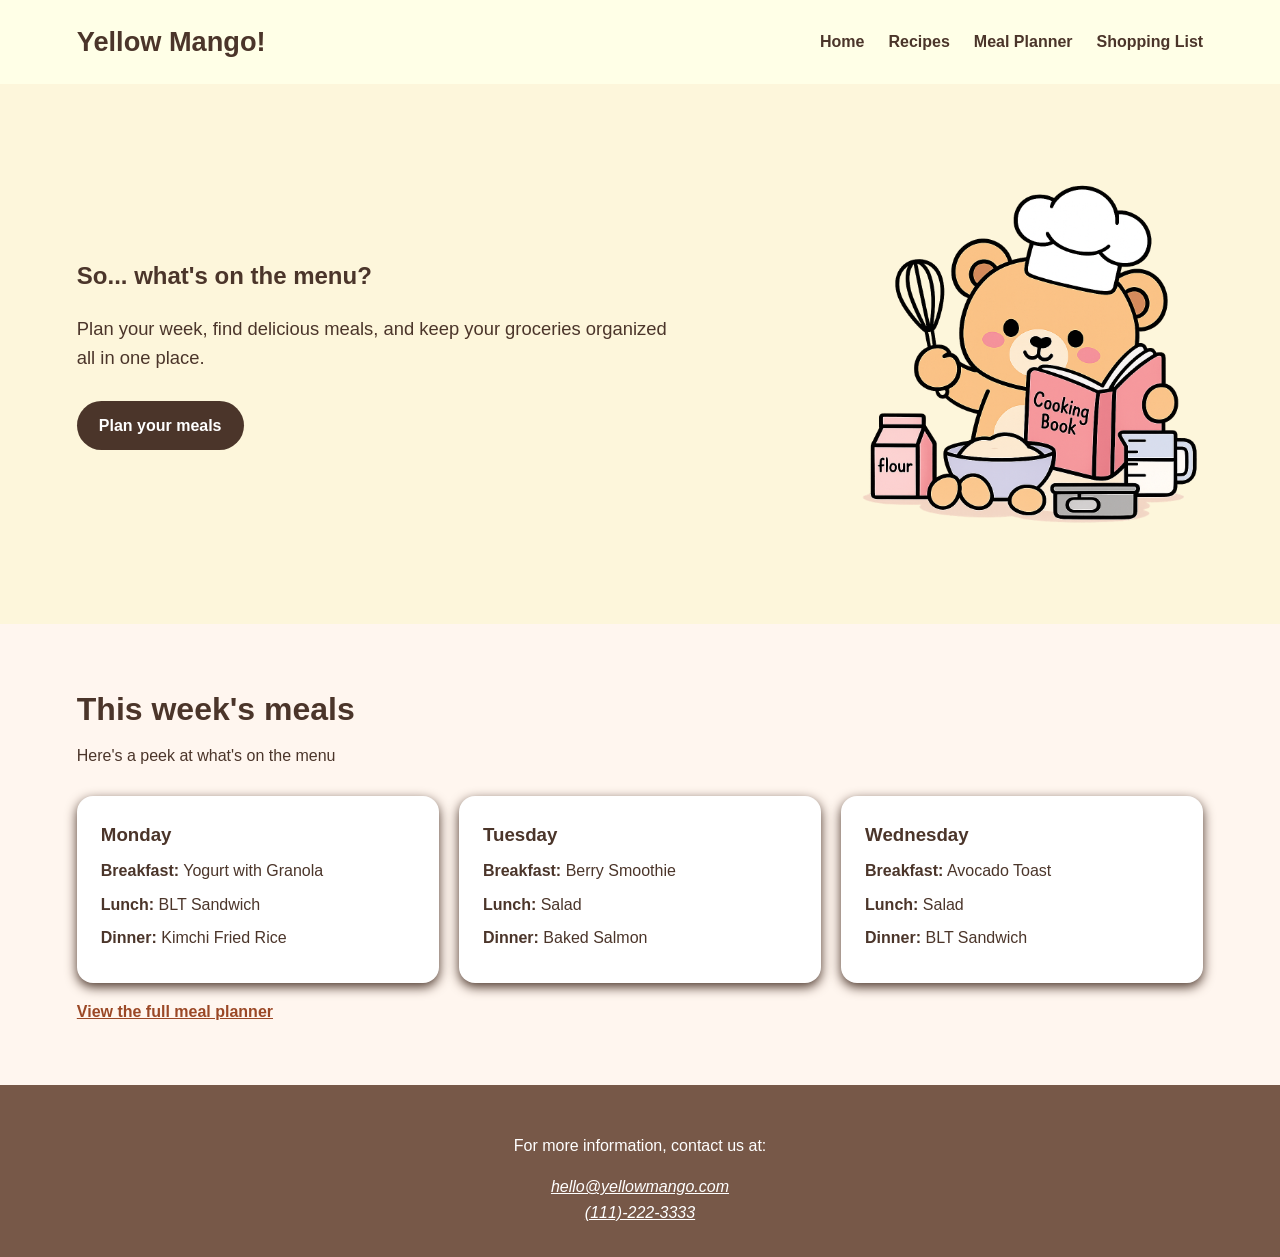
<file: index.html>
<!DOCTYPE html>
<html lang ="en">
    <head>
        <meta charset="UTF-8">
        <meta name="viewport" content="width=device-width, initial-scale=1.0">
        <title>Yellow Mango!</title>
        <link href="css/styles.css" rel="stylesheet" >
    </head>

    <body>
        <header>
            <h1>Yellow Mango! </h1>
            <nav>
                <ul>
                    <li><a href="index.html">Home</a></li>
                    <li><a href="recipes.html">Recipes</a></li>
                    <li><a href="planner.html">Meal Planner</a></li>
                    <li><a href="shopping.html">Shopping List</a></li>
                </ul>
            </nav>
        </header>

        <main>
            <section class="hero"> 
                <div>
                    <h2>So... what's on the menu?</h2>
                    <p>Plan your week, find delicious meals, and keep your groceries organized all in one place. </p>
                    <a href="planner.html" class="hero-button">Plan your meals</a>
                </div>
                <img class="hero-image" src="images/bear.png" alt="Yellow Mango Bear">
            </section>

            
            <section class="weekly-meals">
                <!--add a preview of this weeks meals-->
                <h2>This week's meals</h2>
                <p>Here's a peek at what's on the menu</p>

                <ul class="meal-preview">
                    <li>
                        <h3>Monday</h3>
                            <p><strong>Breakfast:</strong> Yogurt with Granola
                            </p>
                            <p><strong>Lunch:</strong> BLT Sandwich
                            </p>
                            <p><strong>Dinner:</strong> Kimchi Fried Rice
                            </p>
                    </li>
                    <li>
                        <h3>Tuesday</h3>
                         <p><strong>Breakfast:</strong> Berry Smoothie
                            </p>
                            <p><strong>Lunch:</strong>  Salad
                            </p>
                            <p><strong>Dinner:</strong> Baked Salmon
                            </p>
                    </li>
                    <li>
                        <h3>Wednesday</h3>
                         <p><strong>Breakfast:</strong> Avocado Toast
                            </p>
                            <p><strong>Lunch:</strong> Salad
                            </p>
                            <p><strong>Dinner:</strong> BLT Sandwich
                            </p>
                    </li>
                </ul>

                <a href="planner.html">View the full meal planner</a>
            </section>


        </main>
        
        <footer>
            <p>For more information, contact us at: </p>
            <!--The address element tells the browser that the text provides contact information for the Yellow Mango Website.-->
            <address>
                <a href="mailto:hello@yellowmango.com">hello@yellowmango.com</a><br/>
                <a href="tel:111-222-3333">(111)-222-3333</a>
            </address>
        </footer>


    </body>
</html>
</file>
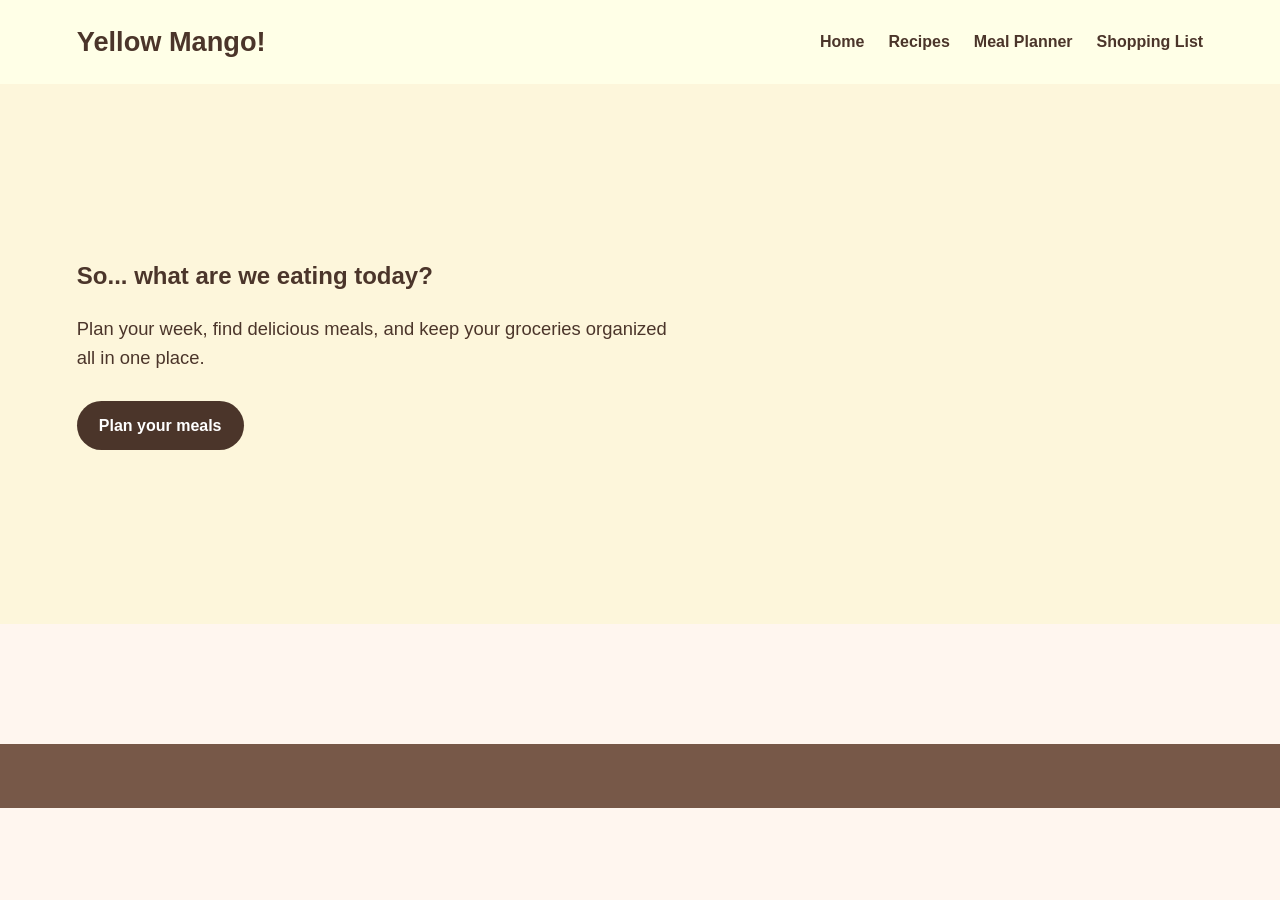
<file:  index.html>
<!DOCTYPE html>
<html lang ="en">
    <head>
        <meta charset="UTF-8">
        <meta name="viewport" content="width=device-width, initial-scale=1.0">
        <title>Yellow Mango!</title>
        <link href="css/styles.css" rel="stylesheet" >
    </head>

    <body>
        <header>
            <h1>Yellow Mango! </h1>
            <nav>
                <ul>
                    <li><a href="index.html">Home</a></li>
                    <li><a href="recipes.html">Recipes</a></li>
                    <li><a href="planner.html">Meal Planner</a></li>
                    <li><a href="shopping.html">Shopping List</a></li>
                </ul>
            </nav>
        </header>

        <main>
            <section class="hero"> 
                <div>
                    <h2>So... what are we eating today?</h2>
                    <p>Plan your week, find delicious meals, and keep your groceries organized all in one place. </p>
                    <a href="planner.html" class="hero-button">Plan your meals</a>
                </div>
            </section>

            
            <section class="weekly-meals">
                <!--add a preview of this weeks meals-->
            </section>


        </main>
        
        <footer>
            <!--Add Footer-->
        
        </footer>


    </body>
</html>
</file>
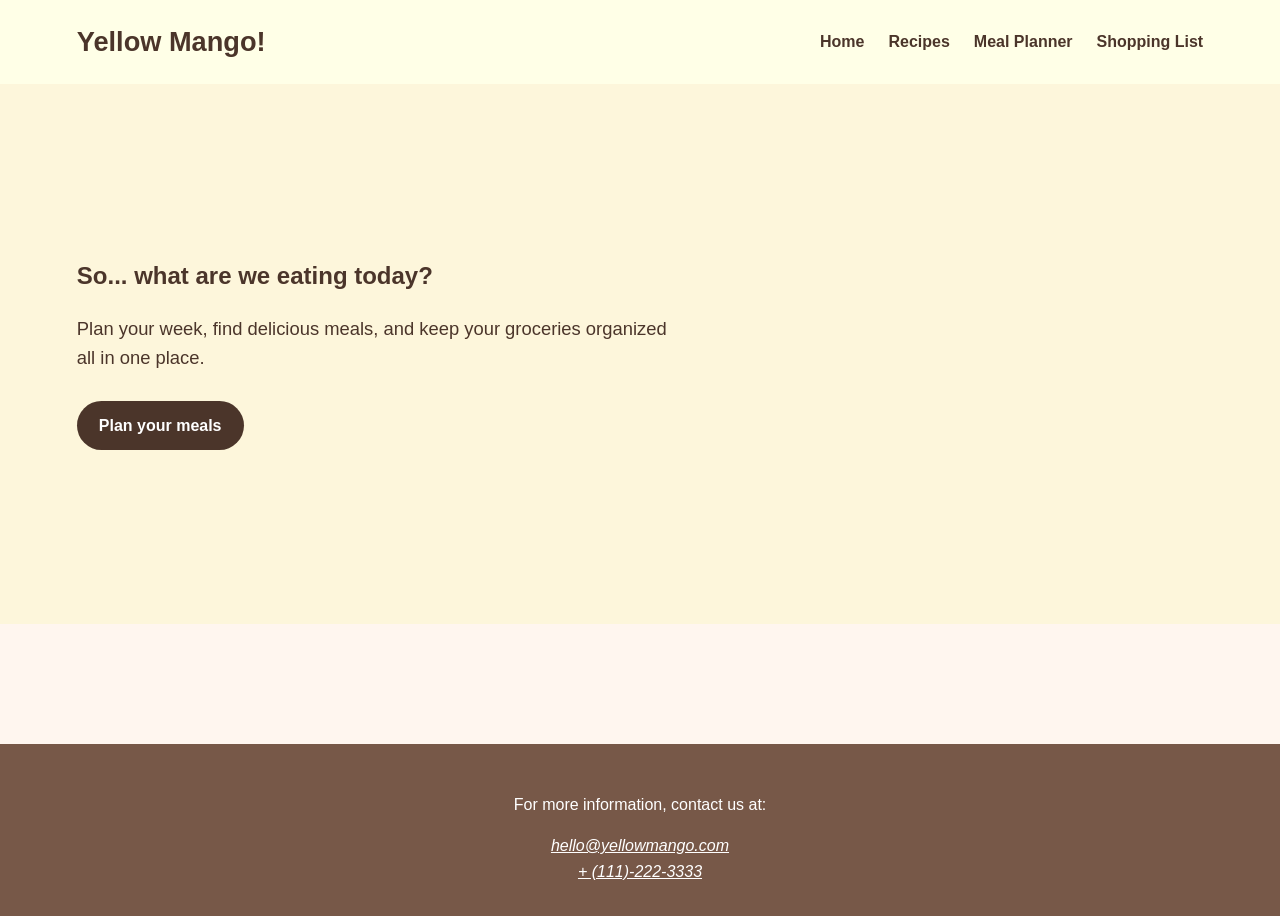
<file: _index.html>
<!DOCTYPE html>
<html lang ="en">
    <head>
        <meta charset="UTF-8">
        <meta name="viewport" content="width=device-width, initial-scale=1.0">
        <title>Yellow Mango!</title>
        <link href="css/styles.css" rel="stylesheet" >
    </head>

    <body>
        <header>
            <h1>Yellow Mango! </h1>
            <nav>
                <ul>
                    <li><a href="index.html">Home</a></li>
                    <li><a href="recipes.html">Recipes</a></li>
                    <li><a href="planner.html">Meal Planner</a></li>
                    <li><a href="shopping.html">Shopping List</a></li>
                </ul>
            </nav>
        </header>

        <main>
            <section class="hero"> 
                <div>
                    <h2>So... what are we eating today?</h2>
                    <p>Plan your week, find delicious meals, and keep your groceries organized all in one place. </p>
                    <a href="planner.html" class="hero-button">Plan your meals</a>
                </div>
            </section>

            
            <section class="weekly-meals">
                <!--add a preview of this weeks meals-->
            </section>


        </main>
        
        <footer>
            <p>For more information, contact us at: </p>
            <!--The address element tells the browser that the text provides contact information for the Yellow Mango Website.-->
            <address>
                <a href="mailto:hello@yellowmango.com">hello@yellowmango.com</a><br/>
                <a href="cel: 111-222-3333">+ (111)-222-3333</a>
            </address>
        </footer>


    </body>
</html>
</file>
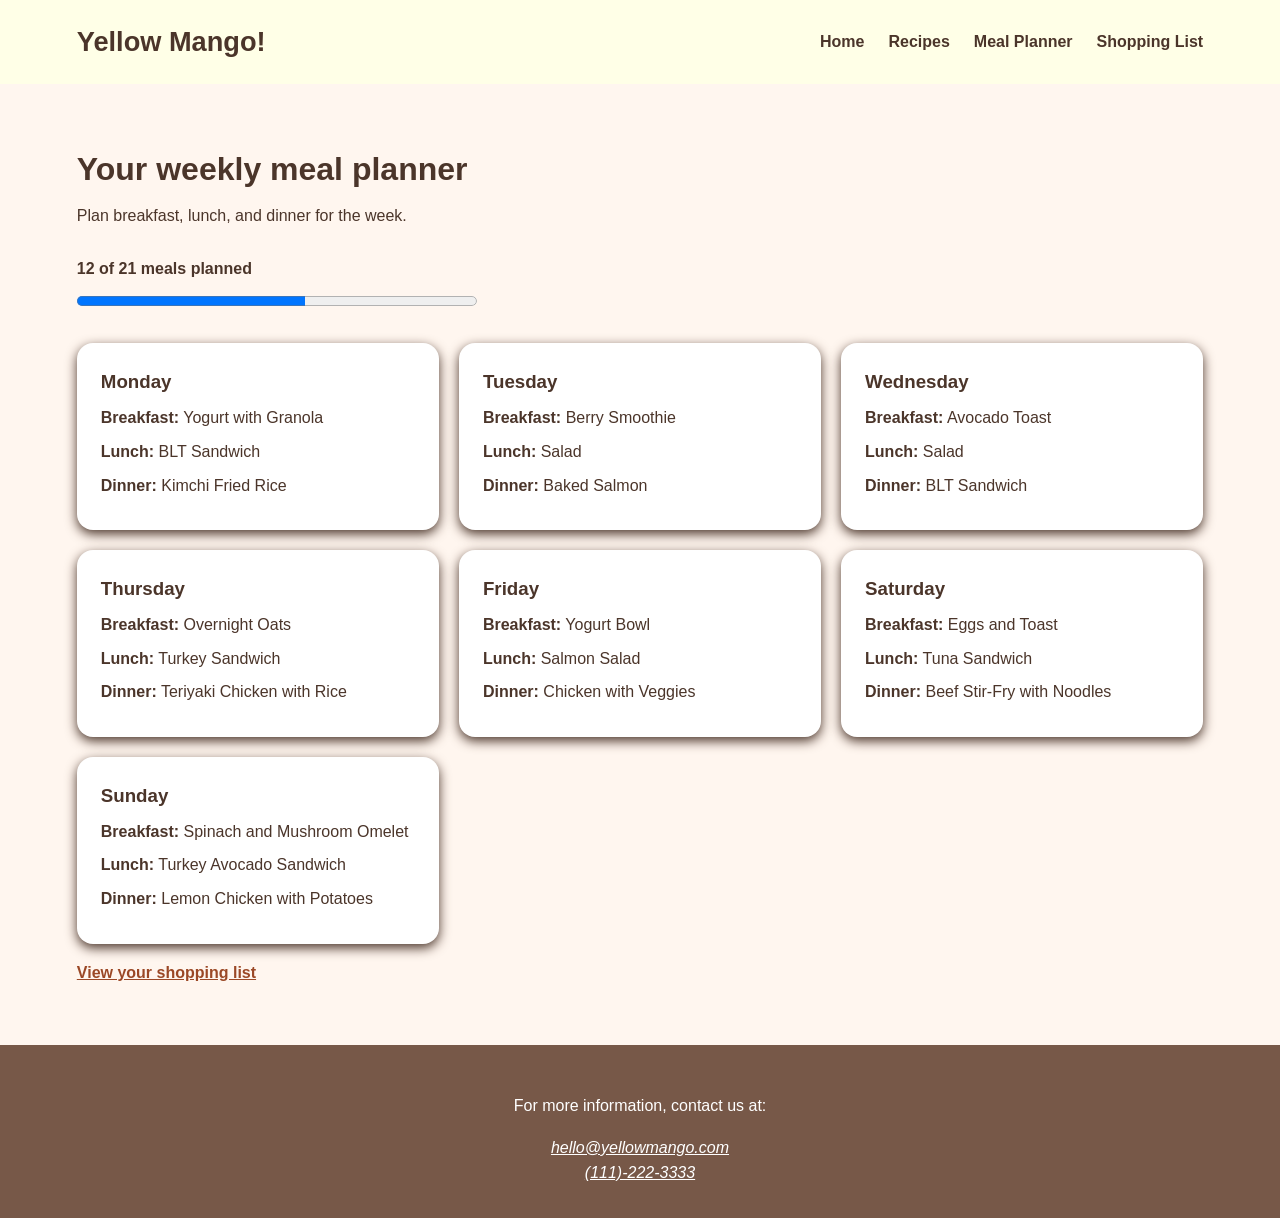
<file: planner.html>
<!DOCTYPE html>
<html lang="en">
    <head>
        <meta charset="UTF-8">
        <meta name="viewport" content="width=device-width, initial-scale=1.0">
        <title>Meal Planner | Yellow Mango! </title>
        <link href="css/styles.css" rel="stylesheet">
    </head>
    <body>  
         <header>
            <h1>Yellow Mango! </h1>
            <nav>
                <ul>
                    <li><a href="index.html">Home</a></li>
                    <li><a href="recipes.html">Recipes</a></li>
                    <li><a href="planner.html" aria-current="page">Meal Planner</a></li>
                    <li><a href="shopping.html">Shopping List</a></li>
                </ul>
            </nav>
        </header>

        <main>
            <section class="weekly-meals">
                <h2>Your weekly meal planner</h2>
                <p>Plan breakfast, lunch, and dinner for the week.</p>

                <!--Progress is an HTML element located above the meal cards. It shows that 21 of the week's 21 are planned-->
                <div class="planner-progress">
                    <label for="meal-progress">12 of 21 meals planned</label>
                    <progress id="meal-progress" value="12" max="21">12 of 21 meals planned</progress>
                </div>

                <ul class="meal-preview">
                    <li>
                        <h3>Monday</h3>
                        <p><strong>Breakfast:</strong> Yogurt with Granola</p>
                        <p><strong>Lunch:</strong> BLT Sandwich</p>
                        <p><strong>Dinner:</strong> Kimchi Fried Rice</p>
                    </li>

                    <li>
                        <h3>Tuesday</h3>
                        <p><strong>Breakfast:</strong> Berry Smoothie</p>
                        <p><strong>Lunch:</strong> Salad</p>
                        <p><strong>Dinner:</strong> Baked Salmon</p>
                    </li>

                    <li>
                        <h3>Wednesday</h3>
                        <p><strong>Breakfast:</strong> Avocado Toast</p>
                        <p><strong>Lunch:</strong> Salad</p>
                        <p><strong>Dinner:</strong> BLT Sandwich</p>
                    </li>

                    <li>
                        <h3>Thursday</h3>
                        <p><strong>Breakfast:</strong> Overnight Oats</p>
                        <p><strong>Lunch:</strong> Turkey Sandwich</p>
                        <p><strong>Dinner:</strong> Teriyaki Chicken with Rice </p>
                    </li>

                    <li>
                        <h3>Friday</h3>
                        <p><strong>Breakfast:</strong> Yogurt Bowl</p>
                        <p><strong>Lunch:</strong> Salmon Salad</p>
                        <p><strong>Dinner:</strong> Chicken with Veggies</p>
                    </li>

                    <li>
                        <h3>Saturday</h3>
                        <p><strong>Breakfast:</strong> Eggs and Toast</p>
                        <p><strong>Lunch:</strong> Tuna Sandwich</p>
                        <p><strong>Dinner:</strong> Beef Stir-Fry with Noodles </p>
                    </li>

                    <li>
                        <h3>Sunday</h3>
                        <p><strong>Breakfast:</strong> Spinach and Mushroom Omelet </p>
                        <p><strong>Lunch:</strong> Turkey Avocado Sandwich</p>
                        <p><strong>Dinner:</strong> Lemon Chicken with Potatoes </p>
                    </li>

                </ul>

                <a href="shopping.html"> View your shopping list</a>

            </section>
        </main>

        <footer>
            <p>For more information, contact us at: </p>
            <!--The address element tells the browser that the text provides contact information for the Yellow Mango Website.-->
            <address>
                <a href="mailto:hello@yellowmango.com">hello@yellowmango.com</a><br/>
                <a href="tel:111-222-3333">(111)-222-3333</a>
            </address>
        </footer>
    </body>
</html>
</file>
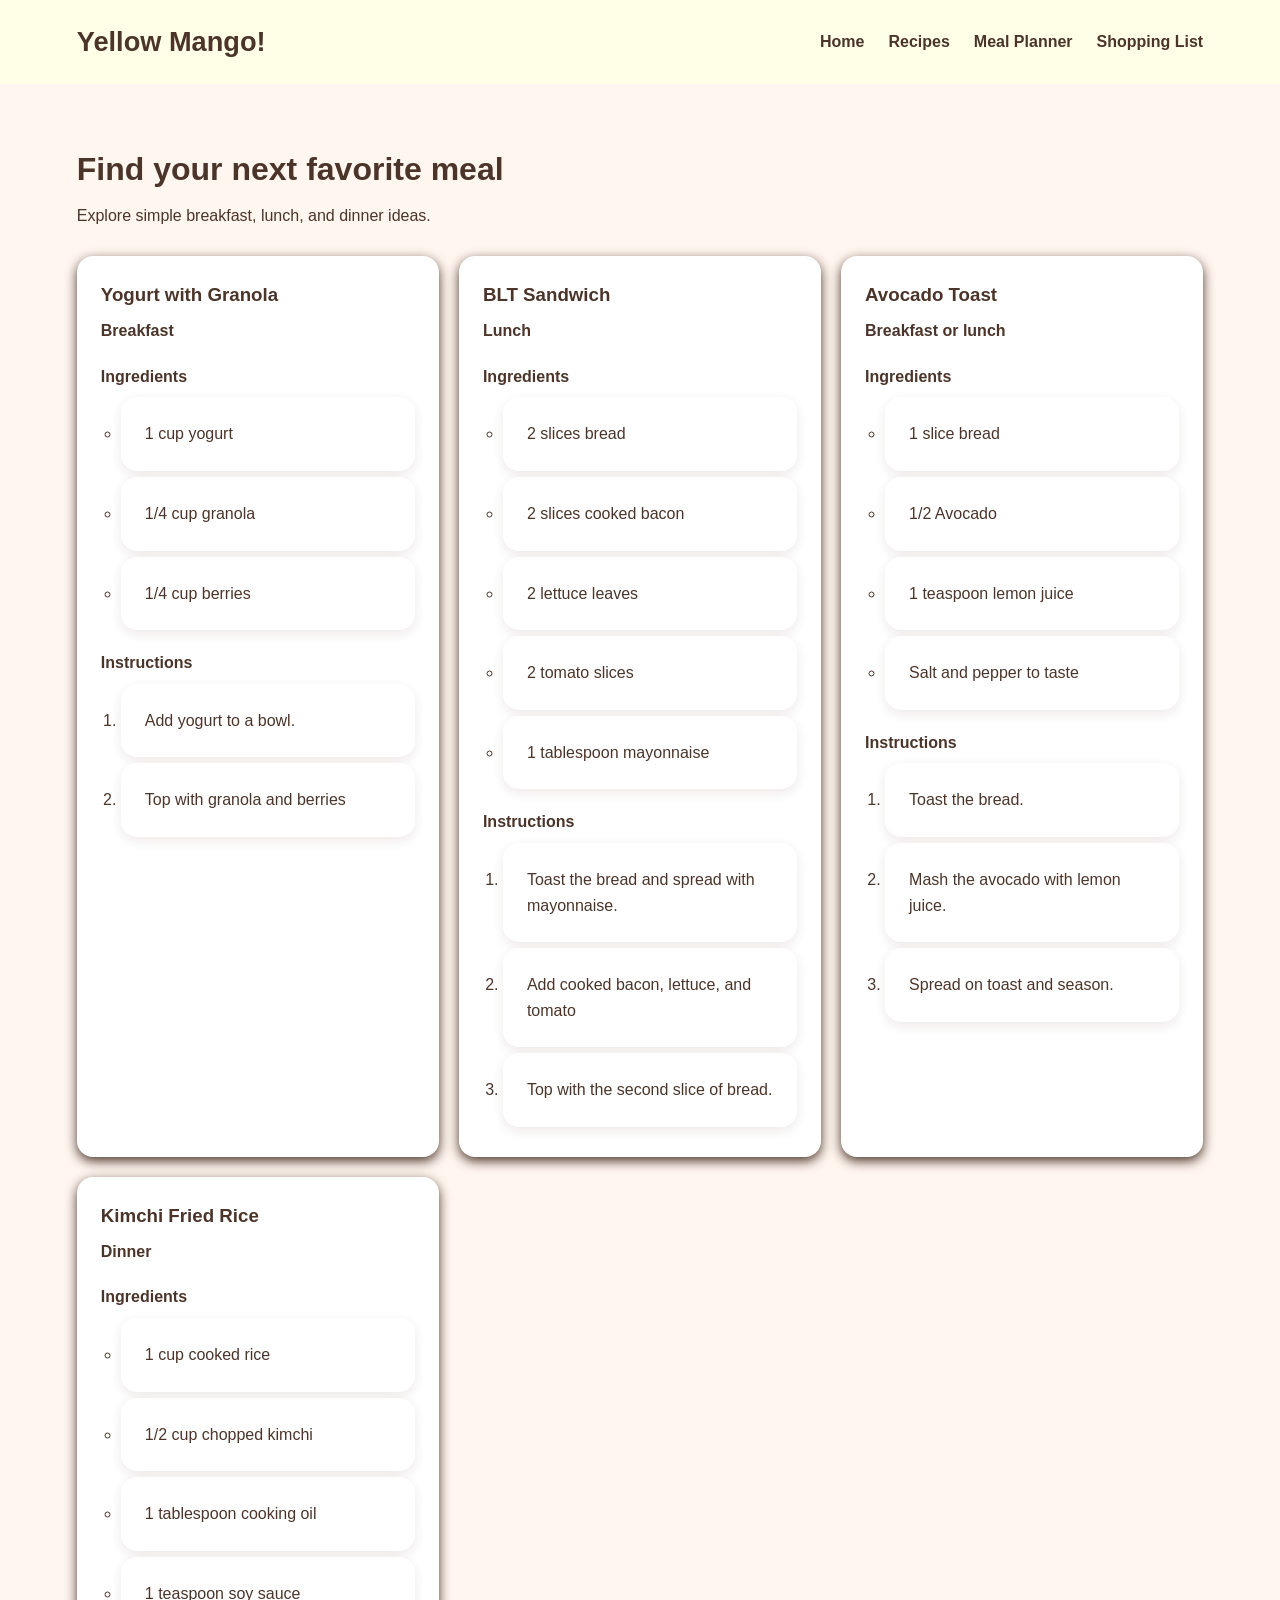
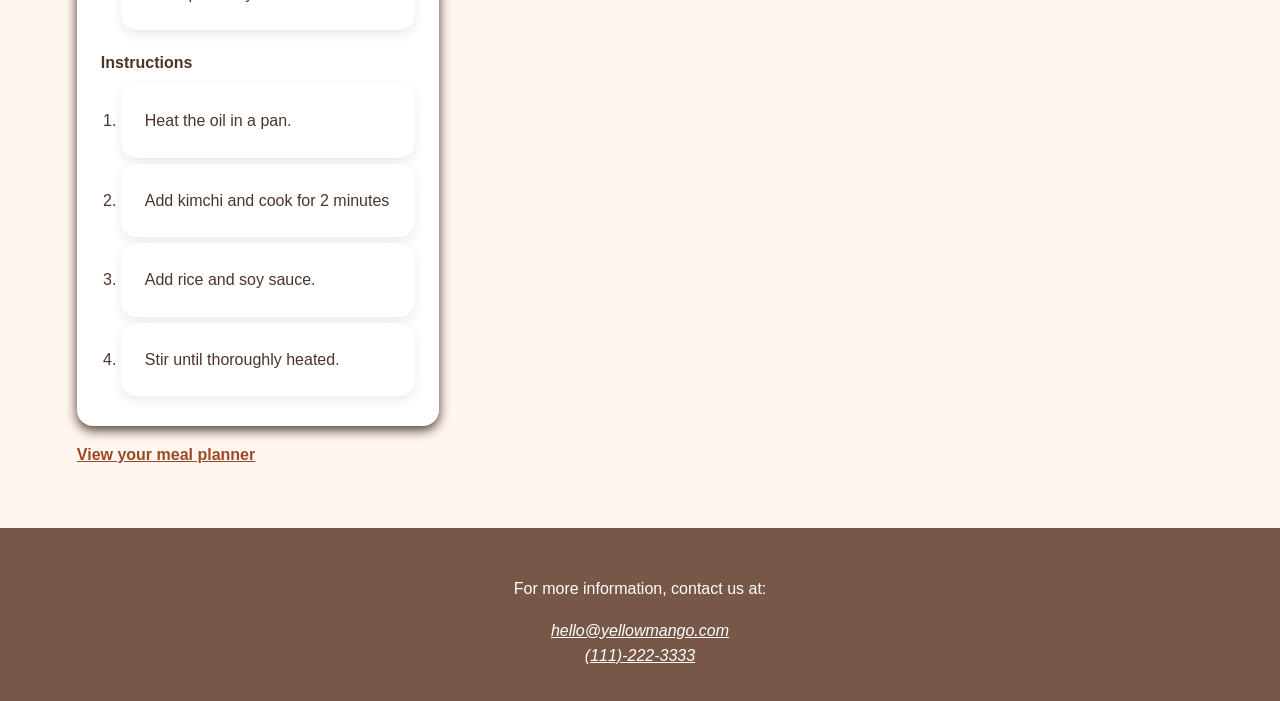
<file: recipes.html>
<!DOCTYPE html>
<html lang="en">
    <head>
        <meta charset="UTF-8">
        <meta name="viewport" content="width=device-width, initial-scale=1.0">
        <title>Recipes | Yellow Mango! </title>
        <link href="css/styles.css" rel="stylesheet">
    </head>
    <body>  
         <header>
            <h1>Yellow Mango! </h1>
            <nav>
                <ul>
                    <li><a href="index.html">Home</a></li>
                    <li><a href="recipes.html" aria-current="page">Recipes</a></li>
                    <li><a href="planner.html" >Meal Planner</a></li>
                    <li><a href="shopping.html">Shopping List</a></li>
                </ul>
            </nav>
        </header>

        <main>
            <section class="weekly-meals">
                <h2>Find your next favorite meal</h2>
                <p>Explore simple breakfast, lunch, and dinner ideas.</p>

                <ul class="meal-preview">
                    <li>
                        <h3>Yogurt with Granola</h3>
                        <p><strong>Breakfast</strong></p>

                        <h4>Ingredients</h4>
                        <ul>
                            <li>1 cup yogurt</li>
                            <li>1/4 cup granola</li>
                            <li>1/4 cup berries</li>
                        </ul>

                        <h4>Instructions</h4>
                        <ol>
                            <li>Add yogurt to a bowl.</li>
                            <li>Top with granola and berries</li>
                        </ol>
                    </li>


                    <li>
                        <h3>BLT Sandwich</h3>
                        <p><strong>Lunch</strong></p>

                        <h4>Ingredients</h4>
                        <ul>
                            <li>2 slices bread</li>
                            <li>2 slices cooked bacon</li>
                            <li>2 lettuce leaves</li>
                            <li>2 tomato slices</li>
                            <li>1 tablespoon mayonnaise</li>
                        </ul>

                        <h4>Instructions</h4>
                        <ol>
                            <li>Toast the bread and spread with mayonnaise.</li>
                            <li>Add cooked bacon, lettuce, and tomato</li>
                            <li>Top with the second slice of bread.</li>
                        </ol>
                    </li>

                    <li>
                        <h3>Avocado Toast</h3>
                        <p><strong>Breakfast or lunch</strong></p>

                        <h4>Ingredients</h4>
                        <ul>
                            <li>1 slice bread</li>
                            <li>1/2 Avocado</li>
                            <li>1 teaspoon lemon juice</li>
                            <li>Salt and pepper to taste</li>
                        </ul>

                        <h4>Instructions</h4>
                        <ol>
                            <li>Toast the bread.</li>
                            <li>Mash the avocado with lemon juice.</li>
                            <li>Spread on toast and season.</li>
                        </ol>
                    </li>

                    <li>
                        <h3>Kimchi Fried Rice</h3>
                        <p><strong>Dinner</strong></p>

                        <h4>Ingredients</h4>
                        <ul>
                            <li>1 cup cooked rice</li>
                            <li>1/2 cup chopped kimchi</li>
                            <li>1 tablespoon cooking oil</li>
                            <li>1 teaspoon soy sauce</li>
                        </ul>

                        <h4>Instructions</h4>
                        <ol>
                            <li>Heat the oil in a pan.</li>
                            <li>Add kimchi and cook for 2 minutes</li>
                            <li>Add rice and soy sauce.</li>
                            <li>Stir until thoroughly heated.</li>
                        </ol>
                    </li>
                </ul>

                <a href="planner.html">View your meal planner</a>
            </section>
        </main>

        <footer>
            <p>For more information, contact us at: </p>
            <!--The address element tells the browser that the text provides contact information for the Yellow Mango Website.-->
            <address>
                <a href="mailto:hello@yellowmango.com">hello@yellowmango.com</a><br/>
                <a href="tel:111-222-3333">(111)-222-3333</a>
            </address>
        </footer>
    </body>
</html>
</file>
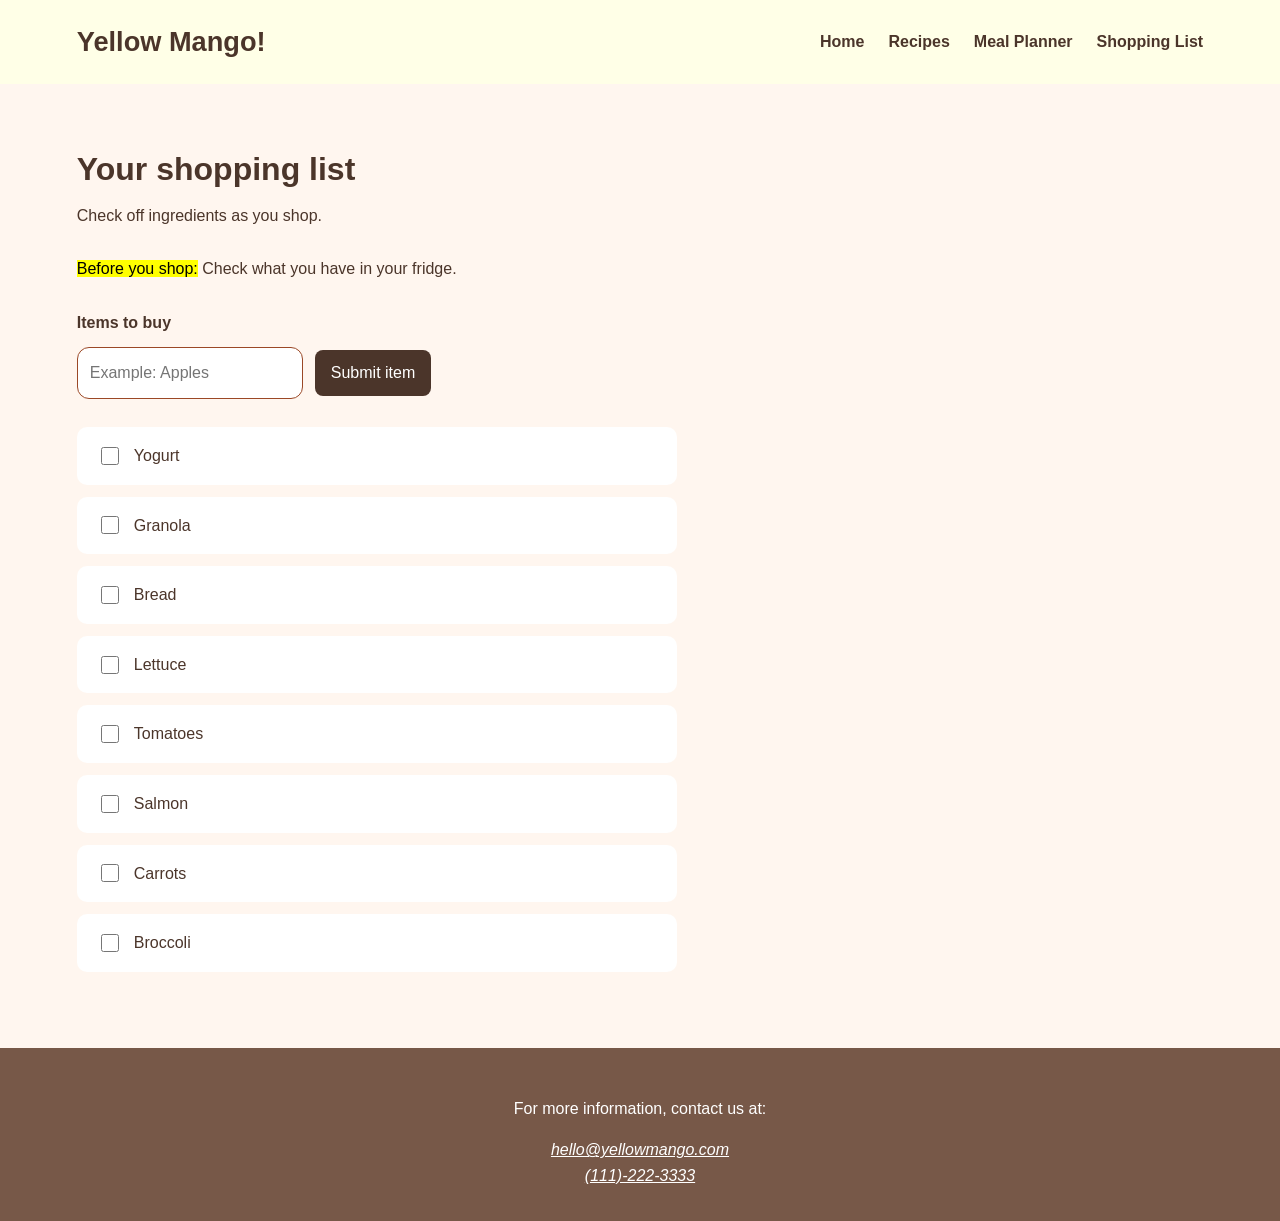
<file: shopping.html>
<!DOCTYPE html>
<html lang="en">
    <head>
        <meta charset="UTF-8">
        <meta name="viewport" content="width=device-width, initial-scale=1.0">
        <title>Shopping List | Yellow Mango! </title>
        <link href="css/styles.css" rel="stylesheet">
    </head>
    <body>  
         <header>
            <h1>Yellow Mango! </h1>
            <nav>
                <ul>
                    <li><a href="index.html">Home</a></li>
                    <li><a href="recipes.html" >Recipes</a></li>
                    <li><a href="planner.html">Meal Planner</a></li>
                    <li><a href="shopping.html" aria-current="page">Shopping List</a></li>
                </ul>
            </nav>
        </header>
        <main>
            <section class="weekly-meals">
                <h2>Your shopping list</h2>
                <p>Check off ingredients as you shop.</p>
                <!--Mark is in the shopping introduction to highlight a reminder to users to check for exisiting ingredients-->
                <p><mark>Before you shop:</mark> Check what you have in your fridge. </p>

                <form action="shopping.html" method="get">
                    <label for="shopping-item">Items to buy</label>


                    <!--Required and Maxlength are HTML attributes located on the "Item to buy" input in the shopping form. I use required to prevent empty submissions and maxlength="40" to limit item names to 40 characters.-->
                    <input 
                        type="text"
                        id="shopping-item"
                        name="item"
                        placeholder="Example: Apples"
                        
                        required maxlength="40"
                    >
                    <!--No functionality for submit button-->
                    <button type="submit"> Submit item</button>
                </form>

                <!--Draggable is an HTML attribute located on each <li> in the shopping list item below. Setting draggable="true" allows users to drag the ingredient items. Reordering requires JS-->
                <ul class="shopping-items">
                    <li draggable="true"><label><input type="checkbox">Yogurt</label></li>
                    <li draggable="true"><label><input type="checkbox">Granola</label></li>
                    <li draggable="true"><label><input type="checkbox">Bread</label></li>
                    <li draggable="true"><label><input type="checkbox">Lettuce</label></li>
                    <li draggable="true"><label><input type="checkbox">Tomatoes</label></li>
                    <li draggable="true"><label><input type="checkbox">Salmon</label></li>
                    <li draggable="true"><label><input type="checkbox">Carrots</label></li>
                    <li draggable="true"><label><input type="checkbox">Broccoli</label></li>
                </ul>
            </section>
        </main>
            
        <footer>
            <p>For more information, contact us at: </p>
            <!--The address element tells the browser that the text provides contact information for the Website.-->
            <address>
                <a href="mailto:hello@yellowmango.com">hello@yellowmango.com</a><br/>
                <a href="tel:111-222-3333">(111)-222-3333</a>
            </address>
        </footer>
    </body>
</html>
</file>
<file: css/styles.css>
html, body{
     margin: 0;
     background-color: #fff6ef;
     color: #4b352a;
     font-family: Arial, Helvetica, sans-serif;
     line-height: 1.6;
}

header{
     display: flex;
     justify-content: space-between;
     align-items: center;
     gap: 24px;
     padding: 20px 6%;
     background-color: #ffffe7;
}
/*Navigation to vertical */

header h1{
     margin: 0;
     font-size: 1.7rem;
}

nav ul{
     display: flex;
     flex-wrap: wrap;
     gap: 24px;
     margin: 0;
     padding: 0;
     list-style-type:  none ;
}

nav a{
     color: #4b352a;
     font-weight: bold;
     text-decoration: none;
}

nav a:hover{
     color: #c45d32;
     text-decoration: underline;

}

/* Hero */

.hero{
     display: flex;
     justify-content: space-between;
     align-items: center;
     min-height: 400px;
     padding: 70px 6%;
     background-color: #fdf6db;
}

.hero-image {
     width: min(40%,350px);
     height: auto;
}
.hero div{
     max-width: 600px;  
}

.hero h2 {
     margin: 0 0 16px;
}

.hero p {
     margin-bottom: 28px;
     font-size: 1.15rem;
}

.hero-button {
     display: inline-block;
     padding: 12px 22px;
     border-radius: 25px;
     background-color: #4b352a;
     color: white;
     font-weight: bold;
     text-decoration: none;
}

.hero{
     gap: 40px;
}

/* meal content*/

.weekly-meals {
     padding: 60px 6%;
}

.weekly-meals h2{
     margin: 0;
     font-size: 2rem;
}

.weekly-meals > p {
     margin: 8px 0 28px;
}

.meal-preview {
     display: grid;
     grid-template-columns: repeat(3, 1fr);
     gap: 20px;
     padding: 0; 
     list-style-type: none;
}

.meal-preview li {
     padding: 24px; 
     border-radius: 16px;
     background-color: white;
     box-shadow: 0 4px 12px rgba(75, 53, 42, 0.1);
}

.meal-preview h3 {
     margin: 0;
}

.meal-preview p{
     margin:8px 0;
}

.weekly-meals > a {
     color: #9b4826;
     font-weight: bold;

}

.weekly-meals form{
     display: flex;
     flex-wrap: wrap;
     align-items: center;
     gap: 12px;
     max-width: 600px;
}

.weekly-meals form > label{
     width: 100%;
     font-weight: bold;
}

footer {
     padding: 32px 6%;
     background-color: #775848;
     color: white;
     text-align: center;
}

footer a {
     color: white;
}

/* Shopping list*/
.shopping-items {
     max-width: 600px;
     list-style: none;
     margin-top: 28px;
     padding: 0%;
}

.shopping-items li{
     margin-bottom: 12px;
     padding: 16px 20px;
     background-color: white;
     border-radius: 10px;
}

.shopping-items label{
     display: flex;
     align-items: center;
     gap: 12px;
     cursor: pointer;
}

.shopping-items input{
     accent-color: #9b4826;
     width: 18px;
     height: 18px;
}

#shopping-item{
     padding: 12px;
     border: 1px solid #9b4826;
     border-radius: 12px;
     font: inherit;
}

form button {
     padding: 10px 16px;
     border: none;
     border-radius: 8px;
     background-color: #4b352a;
     color: white;
     font: inherit;
     cursor: pointer;
}

.planner-progress {
     margin-bottom: 28px;

}

.planner-progress label{
     display: block;
     margin-bottom: 8px;
     font-weight: bold;
}

.planner-progress progress{
     width: 100%;
     max-width: 400px;
     height: 20px;
}

.meal-preview h4 {
     margin: 20px 0 8px;
}

.meal-preview ul, .meal-preview ol {
     padding-left: 20px;
}

.meal-preview li li{
     margin-bottom: 6px;
}

.meal-preview > li{
     padding:24px;
     border-radius: 16px;
     background-color: white;
     box-shadow: 0 4px 12px rgba(75,53,42,9.1);
}
</file>
